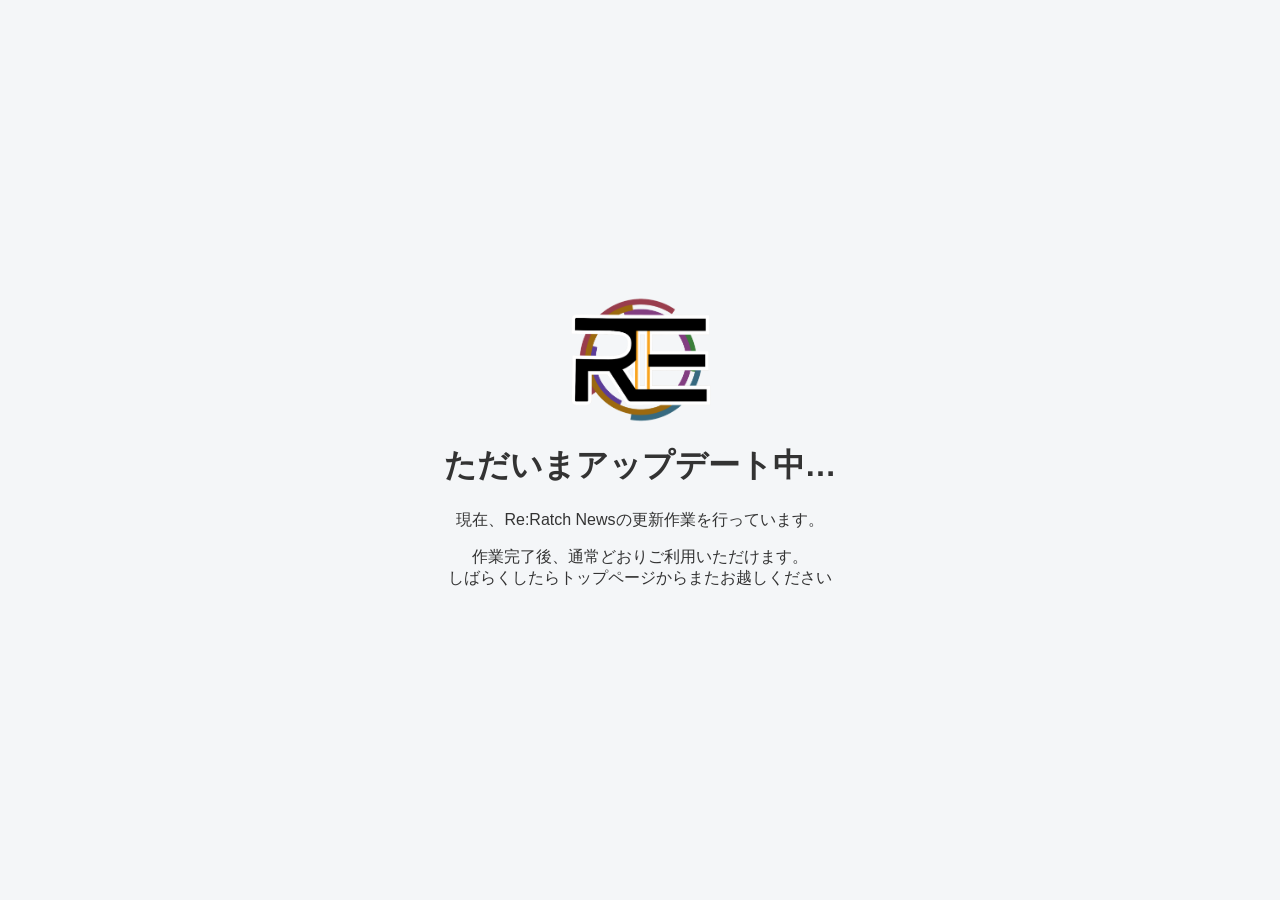
<file: maintenance.html>
<!DOCTYPE html>
<html lang="ja">
<head>
  <meta charset="UTF-8">
  <meta name="viewport"
        content="width=device-width, initial-scale=1.0">
  <link rel="icon" href="Re.rogo.png" type="image/png">
  <meta name="robots" content="noindex, nofollow">
  <meta http-equiv="refresh" content="15;url=/Re-Ratch-News/">
  <title>メンテナンス中 | Re:Ratch News</title>
  <style>
    body {
      margin: 0;
      min-height: 100vh;
      display: grid;
      place-items: center;
      background: #f4f6f8;
      font-family: sans-serif;
      text-align: center;
      color: #333;
    }

    main {
      padding: 24px;
    }

    img {
      display: block;
      width: 150px;
      height: auto;
      margin: 0 auto;
    }
    
  </style>
</head>
<body>
  <main>
    <img src="Re.rogo.png" alt="Re:Ratch News icon">
    <h1>ただいまアップデート中…</h1>
    <p>現在、Re:Ratch Newsの更新作業を行っています。</p>
    <p>作業完了後、通常どおりご利用いただけます。<br>しばらくしたらトップページからまたお越しください</p>
  </main>
</body>
</html>
</file>
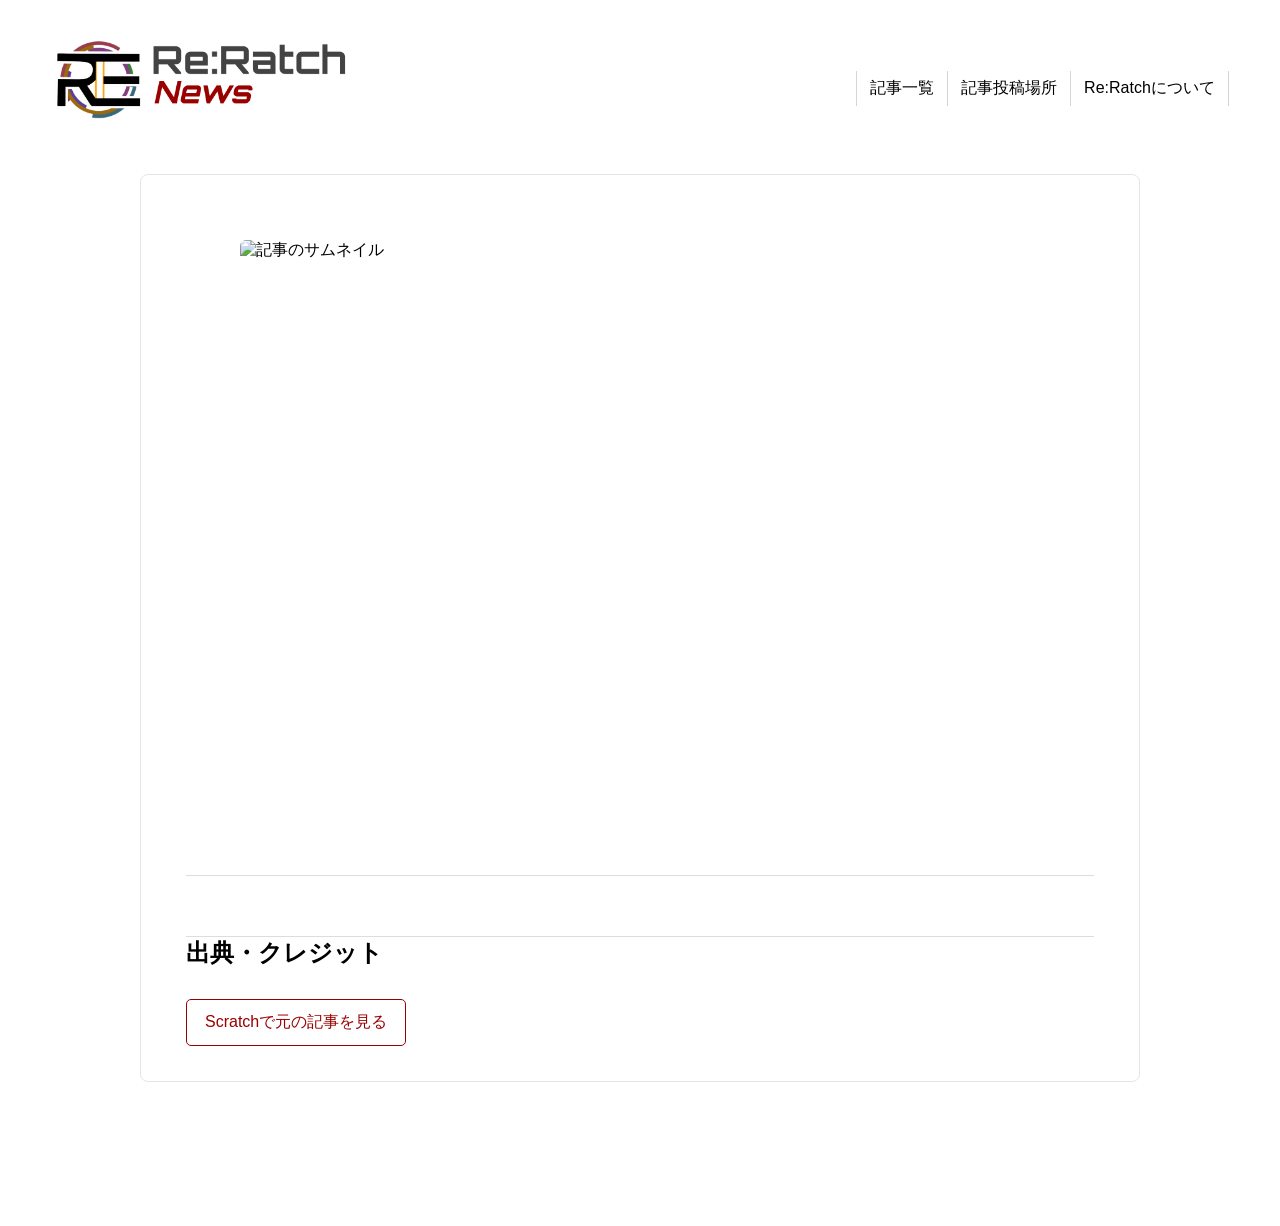
<file: article/article.html>
<!DOCTYPE html>
<html lang="ja">
<head>
    <meta charset="UTF-8">
    <meta name="description" content="scratchで作成したNewsがここに掲載">
    <title>Re:Ratch News</title>
    <link rel="stylesheet" href="../index.css">
    <script src="../lib/markdown-it.min.js" defer></script>
    <script src="../index.js" defer></script>
    <link rel="icon" href="../Re.rogo.png" type="image/png">
    <meta name="viewport" content="width=device-width, initial-scale=1.0">
</head>
<body data-page="detail">
    
    <header>
        <div class="header-icon">
          <a href="/Re-Ratch-News/"><img src="../Re_Ratch-News.png" alt="Re:Ratch News"></a>
        </div>
    
        <nav class="menu">
            <ul class="main-menu">
                <li><a href="../articles/articles.html">記事一覧</a></li>
            </ul>
    
            <ul class="main-menu">
                <li><a href="https://scratch.mit.edu/studios/52054890/" target="_blank" rel="noopener">記事投稿場所</a></li>
            </ul>
    
            <ul class="main-menu">
                <li><a href="https://scratch.mit.edu/projects/1378754524/" target="_blank" rel="noopener">Re:Ratchについて</a></li>
            </ul>
        </nav>
    </header>
    
    
    <main>
    
        <article class="article-detail">
            <h1 class="detail-title"></h1>
            <p class="detail-meta"></p>
            <p class="detail-series" hidden>
              所属シリーズ：<a class="detail-series-link"></a>
            </p>
        
            <img class="detail-image" alt="記事のサムネイル">

            <div class="embed-container">
                
              <iframe
                class="detail-embed"
                title="Scratchプロジェクト"
                allowfullscreen
                hidden>
              </iframe>
            </div>
        
            <div class="detail-body"></div>
        
            <h2>出典・クレジット</h2>
            <div class="detail-credits"></div>
        
            <p>
                <a class="detail-original" href="#">
                    Scratchで元の記事を見る
                </a>
            </p>
        </article>

    </main>
    
    </body>
</file>
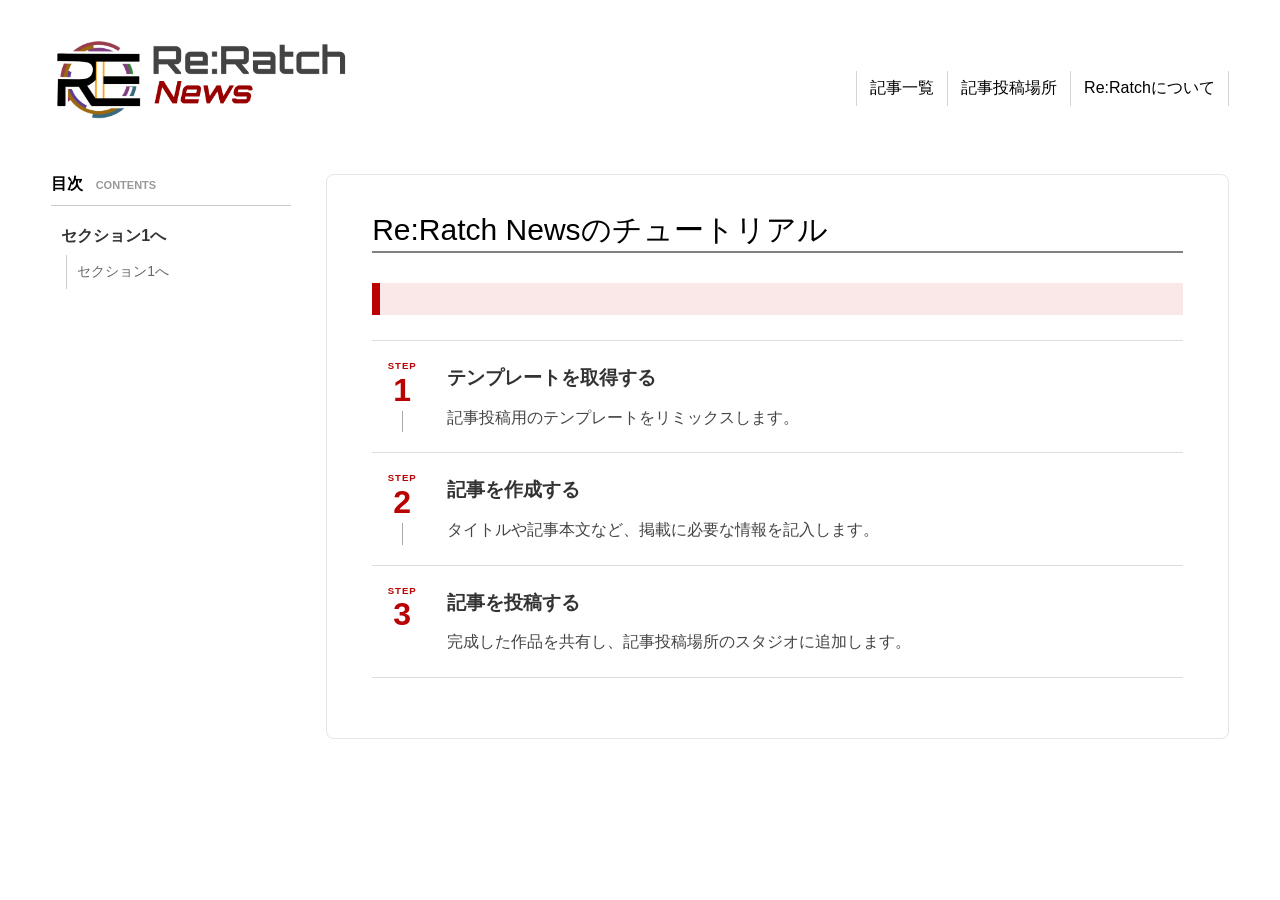
<file: tutorial/tutorial.html>
<!DOCTYPE html>
<html lang="ja">
<head>
    <meta charset="UTF-8">
    <meta name="description" content="Re:Ratch Newsの記事一覧ページです。Scratchのニュースやイベント、コミュニティの活動情報を掲載しています。">
    <title>チュートリアル | Re:Ratch News</title>
    <link rel="stylesheet" href="../index.css">
    <link rel="stylesheet" href="tutorial.css">
    <link rel="icon" href="/Re-Ratch-News/Re.rogo.png?v=2" type="image/png">
    <meta name="viewport" content="width=device-width, initial-scale=1.0">
</head>
<body data-page="tutorial">
    
    <header>
        <div class="header-icon">
            <a href="/Re-Ratch-News/"><img src="../Re_Ratch-News.png" alt="Re:Ratch News"></a>
        </div>
    
        <nav class="menu">
            <ul class="main-menu">
                <li><a href="../articles/articles.html">記事一覧</a></li>
            </ul>
    
            <ul class="main-menu">
                <li><a href="https://scratch.mit.edu/studios/52054890/" target="_blank" rel="noopener">記事投稿場所</a></li>
            </ul>
    
            <ul class="main-menu">
                <li><a href="https://scratch.mit.edu/projects/1378754524/" target="_blank" rel="noopener">Re:Ratchについて</a></li>
            </ul>
        </nav>
    </header>
    
    
  <main>
    <div class="Persistent-Drawer">
      <div class="drawer-heading">
          目次 <span>CONTENTS</span>
      </div>
        <a href="" class="anchor-link parent">セクション1へ</a>
        <div>
            <a href="" class="anchor-link child">セクション1へ</a>


        </div>
      
    </div>
    <div class="Main-Content">
        <div class="Maximum-Title">Re:Ratch Newsのチュートリアル</div>
        <h1></h1>

        <div class="tutorial-flow">
    <ol class="step-list">
        <li>
            <p class="step-number">1</p>
            <dl>
                <dt>テンプレートを取得する</dt>
                <dd>記事投稿用のテンプレートをリミックスします。</dd>
            </dl>
        </li>

        <li>
            <p class="step-number">2</p>
            <dl>
                <dt>記事を作成する</dt>
                <dd>タイトルや記事本文など、掲載に必要な情報を記入します。</dd>
            </dl>
        </li>

        <li>
            <p class="step-number">3</p>
            <dl>
                <dt>記事を投稿する</dt>
                <dd>完成した作品を共有し、記事投稿場所のスタジオに追加します。</dd>
            </dl>
        </li>
    </ol>
 </div>
        
    </div>
    
    
  </main>
  
</body>
</file>
<file: index.css>
:root {
    --page-gutter: clamp(24px, 4vw, 56px);
}

*{
    margin: 0;
    padding: 0;
}
  
*,
*::before,
*::after{
      box-sizing:border-box;
}
  
body {
    font-family: 'Hiragino Kaku Gothic ProN W3', sans-serif;
}

main {
    max-width: 1500px;
    margin: 0 auto;
    padding: 48px var(--page-gutter) 64px;
}

ul {
    list-style: none; 
    padding-left: 0;  
    margin: 0;        
}
  
a,
button {
    -webkit-user-select: none;
    user-select: none;
}

a {
    text-decoration: none;
}

a img {
    cursor: pointer;
    transition: opacity 0.2s;
}

header a img:hover {
    opacity: 0.8;
}

header {
    position: relative;
    display: flex;
    justify-content: space-between;
    align-items: flex-end;
    background-color: #ffffff;

    max-width: 1500px;
    margin: 0 auto;
    padding: 20px var(--page-gutter) 0;
}
  
.header-icon img {
    margin-top: 17px;
    width: auto;
    height: 85px;
}

.menu {
    display: flex;
    transform: translateY(-20px);
}
  
  .main-menu {
    border-left: 1.5px solid rgb(213, 213, 213);
    border-right: 1.5px solid rgb(213, 213, 213);
    transition: opacity 0.1s ease;
  }

  .main-menu + .main-menu {
    border-left: none;
  }
  
  .main-menu a{
    color: black;
    display: block;
    padding-right: 0px;
  }
  
  .main-menu > li{
    display: block;
    padding: 7px 13px;
    position: relative;
  }
  
  .main-menu:hover {
    background-color: rgb(242, 242, 242);
  
  }
  
  .main-menu:hover > li > a {
    color: rgb(153, 0, 0);
  }

.news-top {
    display: grid;
    grid-template-columns: 2fr 1fr;
    gap: 24px;
}

.topic {
  min-width: 0;
}

.topic-area {
  min-width: 0;
}

.section-heading {
  display: flex;
  align-items: baseline;
  gap: 12px;
  margin-bottom: 10px;
  border-bottom: 2px solid #333333;
  transition: opacity 0.1s ease;
}

.section-heading span {
  font-size: 13px;
  color: #999;
  letter-spacing: 1px;
}

.section-heading a {
  font-size: 13px;
  color: #999;
  letter-spacing: 0.5px;
  margin-left: auto;
}

.section-heading a:hover {
  color: rgb(153, 0, 0);
}

.section-heading h1,
.section-heading h2 {
    margin: 0;
    padding-bottom: 8px;
    line-height: 1.4;
}

.section-heading h1 {
    font-size: 41px;
}

.section-heading h2 {
    font-size: 21px;
}

.search {
    width: 250px;
    min-width: 0;
    margin: 0 auto 8px;
    align-self: flex-end;
    border: none;
    border-bottom: 1px solid #555;
    padding: 6px 8px 6px 26px;
    background: url("./Lucide-icon/search.svg")
    left 5px center / 14px no-repeat;
}

.search:focus {
    outline: none;
    border-bottom-color: #950101;
}

.archive-tabs {
    display: flex;
    gap: 16px;
    margin: 0 0 8px auto;
    flex-wrap: wrap;
}

.archive-tab {
    padding: 8px 4px;
    border: none;
    border-bottom: 2px solid transparent;
    border-radius: 0;

    background-color: transparent;
    color: #666;

    font: inherit;
    cursor: pointer;

    transition: color 0.2s ease,
    border-color 0.2s ease;
}

.archive-tab:hover {
    color: #950101;
}

.archive-tab.is-active {
    color: #950101;
    border-bottom-color: #950101;
}

.archive-tab:focus-visible {
    outline: 2px solid #950101;
    outline-offset: 3px;
}

.news-card {
    position: relative;
    display: block;
    width: 100%;
    aspect-ratio: 16 / 9;
    overflow: hidden;
    border-radius: 8px;
}

.news-card::after {
  content: "";
  position: absolute;
  inset: 0;
  background: linear-gradient(
      to bottom,
      transparent 50%,
      rgba(0, 0, 0, 0.548) 100%
  );
  pointer-events: none;
}

.news-image {
  display: block;
  width: 100%;
  height: 100%;
  object-fit: cover;
}

.news-subtitle {
  position: absolute;
  z-index: 1;
  bottom: 55px;
  left: 25px;
  right: 20px;
  color: white;
  font-size: 16px;
 
}

.news-title {
    position: absolute;
    z-index: 1;
    bottom: 20px;
    left: 20px;
    right: 20px;
    color: white;
    font-size: 28px;
   
}

.latest {
  display: flex;
  flex-direction: column;
  min-width: 0;
}

.latest-list {
  display: flex;
  flex-direction: column;
  flex: 1;
}

.latest-card {
  display: flex;
  align-items: center;
  gap: 15px;
  padding: 12px 0;
  border-bottom: 1px solid #ddd;
  color: black;
}

.latest-card img {
  width: 110px;
  aspect-ratio: 4 / 3;
  object-fit: cover;
  border-radius: 5px;
}

.latest-info {
  flex: 1;
  min-width: 0;
}

.latest-title {
  font-size: 16px;
  line-height: 1.5;
}

.latest-date {
  font-size: 12px;
  color: #888;
  margin-left: 3px;
  margin-top: 2px;
}

.latest-card:hover .latest-title,
.latest-card:hover img{
  color: rgb(153, 0, 0);
  opacity: 0.7;

}

.popular {
    margin-top: 48px;
}

.popular-grid {
  display: grid;
  grid-template-columns: repeat(3, minmax(0, 1fr));
  gap: 25px;
}

.popular-card {
  display: block;
  min-width: 0;
  color: black;
}

.popular-card img {
  display: block;
  width: 100%;
  aspect-ratio: 16 / 9;
  object-fit: cover;
  border-radius: 8px;
}

.popular-title {
  font-size: 18px;
  line-height: 1.5;
  margin-top: 12px;
}

.popular-date {
  font-size: 12px;
  color: #888;
  margin-top: 8px;
}

.popular-card:hover .popular-title,
.popular-card:hover img{
  color: rgb(153, 0, 0);
  opacity: 0.7;

}

.topic:hover{
  opacity: 0.8;
}

.Search-results {
    justify-content: center;
    align-items: center; 
    transform: translateY(20px);
    color: #a9a9a9;
}

.archive-card {
  display: flex;
  align-items: center;
  gap: 15px;
  padding: 12px 0;
  border-bottom: 1px solid #ddd;
  color: black;
}

.archive-card img {
  width: 250px;
  aspect-ratio: 4 / 3;
  object-fit: cover;
  border-radius: 5px;
}

.archive-title {
  font-size: 20px;
  line-height: 1.5;
}

.archive-desc {
  font-size: 15px;
  color: #999;
  margin-left: 3px;
  margin-top: 5px;
}

.archive-date {
  font-size: 12px;
  color: #888;
  margin-left: 3px;
  margin-top: 5px;
}

.archive-card:hover .archive-title,
.archive-card:hover img{
  color: rgb(153, 0, 0);
  opacity: 0.8;

}


.article-detail {
  max-width: 1000px;
  margin: 0 auto 80px;
  padding: 35px 45px;
  border: 1px solid #e5e5e5;
  border-radius: 8px;
  background-color: #ffffff;
}

.detail-title {
  font-size: 32px;
  line-height: 1.5;
  overflow-wrap: anywhere;
}

.detail-meta {
  margin-top: 10px;
  margin-bottom: 30px;
  font-size: 13px;
  color: #888;
}

.detail-image {
  display: block;
  width: 100%;
  max-width: 800px;
  height: auto;
  aspect-ratio: 4 / 3;
  margin: 0 auto 35px;
  border-radius: 6px;
}

.detail-embed {
    display: block;
    width: 100%;
    max-width: 800px;
    aspect-ratio: 482 / 412;
    height: calc(75cqw + 50.5px);
    margin: 0 auto 35px;
    border: none;
    border-radius: 6px;
}



.embed-container {
    width: 100%;
    max-width: 800px;
    margin: 0 auto;
    container-type: inline-size;
    border-radius: 10px;
    overflow: hidden;
}

.embed-container iframe {
    border-radius: 10px;
    border: none;
    clip-path: inset(0 round 10px);
}

.detail-image[hidden],
.detail-embed[hidden] {
    display: none;
}

.detail-series {
    margin-bottom: 25px;
    padding: 12px 15px;
    background-color: #f5f5f5;
    border-left: 4px solid #950101;
    border-radius: 4px;
    font-size: 14px;
    overflow-wrap: anywhere;
}

.detail-series-link {
    color: #950101;
    font-weight: bold;
}

.detail-series-link:hover {
    text-decoration: underline;
}

.detail-body {
  font-size: 16px;
  line-height: 2;
  white-space: normal;
  overflow-wrap: anywhere;
  padding-top: 30px;
  padding-bottom: 30px;
  border-top: 1px solid #ddd;
  border-bottom: 1px solid #ddd;
}

.detail-body h1:not(.detail-title) {
  line-height: 1.3;
  padding: 0.5em;/*文字周りの余白*/
  background: #fae7e7;/*背景色*/
  border-left: solid 8px #ba0202;/*左線（実線 太さ 色）*/

}

.detail-body h2 {
  padding: 0.25em 0.5em;/*上下 左右の余白*/
  background: transparent;/*背景透明に*/
  border-left: solid 5px #ba0202;/*左線*/
}
 
.detail-body h2,
.detail-body h3,
.detail-body h4,
.detail-body h5,
.detail-body h6 {
    color: #3B3B3B;
}

.detail-body a {
    color: #950101;
}

.detail-body ul {
    list-style: disc;
    padding-left: 1.5em;
}

.detail-body ol {
    list-style: decimal;
    padding-left: 1.5em;
}

.detail-credits {
  color: #555;
  font-size: 14px;
  line-height: 1.8;
  white-space: normal;
  overflow-wrap: anywhere;
  margin-bottom: 30px;
}

.detail-original {
  display: inline-block;
  padding: 12px 18px;
  border: 1px solid #990000;
  border-radius: 5px;
  color: #990000;
  transition: background-color 0.3s, color 0.3s;
}

.detail-original:hover {
  background-color: #990000;
  color: white;
}


.detail-body blockquote {
    border-left: 4px solid #999;
    padding-left: 1em;
    margin: 1em 0;
    color: #555;
}


.detail-body code {
    font-family: monospace;
}


.detail-body pre {
    background-color: #1f2328;
    color: #f6f8fa;
    padding: 15px;
    border-radius: 6px;
    overflow-x: auto;
    white-space: pre;
    line-height: 1.6;
}


.detail-body pre code {
    color: inherit;
    background: transparent;
    padding: 0;
    border: none;
    border-radius: 0;
}


.detail-body :not(pre) > code {
    background-color: #1f2328;
    color: #f6f8fa;
    padding: 2px 5px;
    border-radius: 3px;
}

.detail-body table {
    width: 100%;
    border-collapse: collapse;
}

.detail-body th,
.detail-body td {
    border: 1px solid #ccc;
    padding: 8px 12px;
    text-align: left;
}

.archive.series-layout {
    margin-top: 30px;
}

.series-grid {
    display: grid;
    grid-template-columns: repeat(auto-fill, minmax(240px, 1fr));
    gap: 30px 24px;
    padding-top: 25px;
}

.archive-card.series-card {
    position: relative;
    display: block;
    padding: 0;
    border: none;
    min-width: 0;
    border-radius: 8px;
}

.series-card .archive-info {
    position: static;
    padding: 6px 0 0;
}

.series-card .archive-title {
    color: #222;
    font-size: 16px;
    font-weight: 800;
    line-height: 1.4;
    overflow-wrap: anywhere;
}

.series-card:hover .archive-title {
    color: #950101;
    opacity: 1;
}

.series-card .series-thumbnail .archive-desc {
    position: absolute;
    bottom: 8px;
    right: 8px;
    margin: 0;
    padding: 4px 8px;
    background-color: rgba(0, 0, 0, 0.8);
    color: white;
    font-size: 12px;
    border-radius: 4px;
    z-index: 1;
    display: flex;
    align-items: center;
    gap: 5px;
}

.series-card .series-thumbnail .archive-desc::before {
    content: "";
    display: block;
    width: 14px;
    height: 14px;
    background: url("./Lucide-icon/list.svg") center / contain no-repeat;
    flex-shrink: 0;
}

.series-thumbnail {
    position: relative;
    width: 100%;
}

.series-card:hover .archive-title {
    color: #950101;
}

.series-sort {
    margin-left: auto;
    padding: 7px 28px 2px 8px;

    appearance: none;
    -webkit-appearance: none;

    border: none;
    border-bottom: 1px solid #888;
    border-radius: 0;

    background-color: transparent;
    color: #333;

    font: inherit;
    font-size: 13px;
    cursor: pointer;

    background-image: url("data:image/svg+xml,%3Csvg xmlns='http://www.w3.org/2000/svg' width='12' height='8' viewBox='0 0 12 8'%3E%3Cpath d='M1 1 L6 6 L11 1' fill='none' stroke='%23666' stroke-width='1.5'/%3E%3C/svg%3E");
    background-repeat: no-repeat;
    background-position: right 8px center;
}

.series-sort:focus-visible {
    outline: none;
    border-bottom-color: #950101;
}


.series-card .series-thumbnail img {
    display: block;
    width: 100%;
    height: auto;
    aspect-ratio: 4 / 3;
    object-fit: cover;
    border-radius: 8px;
    box-shadow:
    0 -10px 0 -4.5px #c8c8c8,
    0 -20px 0 -9px #e0e0e0;
}

.series-card .archive-date {
    display: none;
}

.series-layout {
    display: grid;
    grid-template-columns: minmax(240px, 340px) minmax(0, 1fr);
    gap: 35px;
    align-items: start;
}

.series-overview {
    display: flex;
    flex-direction: column;
    align-items: stretch;
    gap: 20px;
    padding: 20px;
    margin-bottom: 0;

    background-color: #242424;
    color: white;

    border-radius: 12px;
    position: sticky;
    top: 25px;

    overflow: hidden;
    isolation: isolate;
}

.series-overview::before {
    content: "";
    position: absolute;
    inset: 0;

    background-image: var(--series-background, none);
    background-size: cover;
    background-position: center;

    filter: blur(24px);
    transform: scale(1.25);

    z-index: -2;
}

.series-overview::after {
    content: "";
    position: absolute;
    inset: 0;

    background: linear-gradient(
      160deg,
      rgba(0, 0, 0, 0.05) 0%,
      rgba(0, 0, 0, 0.15) 35%,
      rgba(0, 0, 0, 0.55) 65%,
      rgba(0, 0, 0, 0.60) 100%
    );

    z-index: -1;
}

.series-information span {
    color: #eeeeee;
    font-size: 13px;
    letter-spacing: 2px;
    font-weight: bold;
}

.series-title {
    color: white;
    font-size: 28px;
    line-height: 1.4;
    margin: 12px 0;
    overflow-wrap: anywhere;
}

.series-count {
    color: #f0f0f0;
    font-size: 14px;

    display: flex;
    align-items: center;
    gap: 5px;
}

.series-count::before {
    content: "";
    display: block;
    width: 14px;
    height: 14px;
    background: url("./Lucide-icon/list.svg") center / contain no-repeat;
    flex-shrink: 0;
}

.series-overview[hidden] {
    display: none;
}

.series-cover {
    display: block;
    width: 100%;
    aspect-ratio: 4 / 3;
    object-fit: cover;
    border-radius: 8px;
}

.series-information {
    flex: 1;
    min-width: 0;
}

.series-articles {
    min-width: 0;
}

.series-articles .archive-list {
    display: grid;
    gap: 12px;
}

body[data-page="series"] .archive-card {
    display: flex;
    align-items: center;
    gap: 18px;
    padding: 12px;
    border: 1px solid #e5e5e5;
    border-radius: 10px;
    transition: background-color 0.2s;
}

body[data-page="series"] .archive-card:hover {
    background-color: #f5f5f5;
}

body[data-page="series"] .archive-card img {
    width: 160px;
    flex: 0 0 160px;
    border-radius: 6px;
}

body[data-page="series"] .archive-info {
    flex: 1;
    min-width: 0;
}

body[data-page="series"] .archive-title {
    font-size: 18px;
    overflow-wrap: anywhere;
}

body[data-page="series"] .archive-desc {
    display: none;
}




.detail-body > * + * {
    margin-top: 1em;
}

.topic,
.latest,
.popular,
.archive {
    transition: opacity 0.2s ease;
}


@media screen and (max-width: 768px) {

:root {
    --page-gutter: 20px;
}


/* スマホ用トピック */
.news-card {
  display: flex;
  flex-direction: column;
  width: 100%;
  aspect-ratio: auto;
  overflow: visible;
  gap: 8px;
}

/* 画像 */
.news-image {
  position: static;
  width: 100%;
  height: auto;
  aspect-ratio: 16 / 9;
  object-fit: cover;
  border-radius: 8px;
}

/* 画像上のグラデーションを解除 */
.news-card::after {
  display: none;
}

/* 日付・投稿者 */
.news-subtitle {
  position: static;
  color: #777777;
  font-size: 12px;
  line-height: 1.5;
}

/* トピックのタイトル */
.news-title {
  position: static;
  color: #222222;
  font-size: 20px;
  line-height: 1.5;
  overflow-wrap: anywhere;
}


    
/* スマホ用ヘッダー */
header {
    flex-direction: column;
    align-items: center;
    gap: 12px;
    padding: 15px var(--page-gutter);
    margin: 0;
}

/* ロゴ画像 */
.header-icon img {
    display: block;
    width: 250px;
    max-width: 100%;
    height: auto;
    margin: 0;
}

/* メニュー全体 */
.menu {
    display: flex;
    justify-content: center;
    flex-wrap: wrap;
    gap: 6px;
    width: 100%;
    margin: 0;
    transform: none;
}

/* 個別メニュー */
.main-menu {
    border: none;
    border-radius: 4px;
}

/* 個別メニューの余白 */
.main-menu > li {
    padding: 8px 10px;
}

/* リンクの文字 */
.main-menu a {
    font-size: 13px;
    white-space: nowrap;
}




/* 記事一覧全体 */
.archive {
  margin-left: 0;
  margin-right: 0;
}

/* 見出しと切り替えボタン */
.archive .section-heading {
  flex-wrap: wrap;
  align-items: center;
}

.archive .section-heading h1 {
  font-size: 28px;
}

.archive-tabs {
    width: 100%;
    margin: 0 0 8px;
    gap: 16px;
    flex-wrap: wrap;
}

.archive-tab {
  font-size: 13px;
}

/* 記事の横並び */
.archive-card {
  display: flex;
  align-items: flex-start;
  gap: 12px;
  padding: 15px 0;
}

/* サムネイル */
.archive-card img {
  width: 110px;
  flex: 0 0 110px;
  height: auto;
  aspect-ratio: 4 / 3;
  object-fit: cover;
}

/* 文章部分 */
.archive-info {
  flex: 1;
  min-width: 0;
}

/* タイトル */
.archive-title {
  font-size: 16px;
  line-height: 1.5;
  overflow-wrap: anywhere;
}

/* 概要 */
.archive-desc {
  font-size: 13px;
  line-height: 1.5;
  overflow-wrap: anywhere;
}

/* 日付 */
.archive-date {
  font-size: 11px;
}

.search {
    flex: 0 0 100%;
    margin: 0;
}

    
  .news-top {
    grid-template-columns: 1fr;
    margin-left: 0;
  }
    
  .popular {
    margin-left: 0;
  }
    
  .popular-grid {
    grid-template-columns: 1fr;
  }

  .article-detail {
    padding: 25px 18px;
  }

.detail-title {
    font-size: 24px;
  }

.detail-body {
    font-size: 15px;
    line-height: 1.9;
  }


    .series-grid {
        grid-template-columns: repeat(2, minmax(0, 1fr));
        gap: 18px 12px;
    }

    .series-card .archive-title {
        font-size: 16px;
    }

    .series-overview {
        flex-direction: column;
        align-items: stretch;
        padding: 18px;
        gap: 18px;
    }

    .series-layout {
      grid-template-columns: minmax(0, 1fr);
      gap: 25px;
    }

   .series-overview {
    position: relative;
    top: auto;
    padding: 18px;
    gap: 18px;
    }

    .series-cover {
        width: 100%;
        max-width: none;
    }

    .series-title {
        font-size: 26px;
    }

    body[data-page="series"] .archive-card {
        gap: 12px;
        padding: 12px 4px;
    }

    body[data-page="series"] .archive-card img {
        width: 110px;
        flex: 0 0 110px;
    }

    body[data-page="series"] .archive-title {
        font-size: 15px;
    }
}
</file>
<file: tutorial/tutorial.css>
main {
    display: flex;
    gap: 35px;
    align-items: flex-start;
}

h1 {
  margin-top: 30px;
  line-height: 1.3;
  padding: 0.5em;/*文字周りの余白*/
  background: #fae7e7;/*背景色*/
  border-left: solid 8px #ba0202;/*左線（実線 太さ 色）*/
}

h2 {
  margin-top: 20px;
  padding: 0.25em 0.5em;/*上下 左右の余白*/
  background: transparent;/*背景透明に*/
  border-left: solid 5px #ba0202;/*左線*/
  color: #3B3B3B;
}

.anchor-link {
    display: block;
    margin: 0;
    padding: 8px 10px;
    font-size: 16px;
    transition: color 0.25s, padding-left 0.25s;
}

.anchor-link.parent {
    color: #333333;
    font-weight: bold;
}

.anchor-link.child {
    margin-left: 15px;
    border-left: 1px solid #cccccc;
    font-size: 14px;
    color: #666666;
}

.anchor-link:hover {
    padding-left: 17px;
    color: #950101;
}

.drawer-heading {
    font-size: 16px;
    font-weight: bold;
    border-bottom: 1px solid #cccccc;
    padding-bottom: 10px;
    margin-bottom: 12px;
}

.drawer-heading span {
    font-size: 11px;
    color: #999999;
    margin-left: 8px;
}

.Persistent-Drawer {
    flex: 0 0 240px;
    position: sticky;
    top: 25px;
}

.Main-Content {
    flex: 1;
    min-width: 0;
    max-width: 1000px;
    margin: 0;
    padding: 35px 45px;
    border: 1px solid #e5e5e5;
    border-radius: 8px;
    background-color: #ffffff;
}

.Maximum-Title {
    font-size: 30px;
    border-bottom: 2px solid gray;
    box-sizing: border-box;
    margin-bottom: 30px;
}

/*
 * フローデザイン09を参考に改変
 * 出典：SEOタイムズ
 * https://seotimes.jp/11-flow-designs/
 */

.tutorial-flow {
    width: 100%;
}

.step-list {
    width: 100%;
    padding: 0;
    margin: 25px 0;
    border-bottom: 1px solid #dddddd;
}

.step-list > li {
    list-style: none;
    display: flex;
    gap: 15px;
    padding: 20px 0;
    border-top: 1px solid #dddddd;
}

.step-list > li dl {
    flex: 1;
    min-width: 0;
    margin: 0;
    line-height: 1.8;
    overflow-wrap: anywhere;
}

.step-list > li dt {
    font-size: 1.2em;
    font-weight: bold;
    margin-bottom: 8px;
    color: #333333;
}

.step-list > li dd {
    margin: 0;
    color: #444444;
}

.step-number {
    flex: 0 0 60px;
    line-height: 1;
    font-size: 2em;
    font-weight: bold;
    color: #ba0202;
    text-align: center;
    position: relative;
    min-height: 65px;
}

.step-number::before {
    content: "STEP";
    font-size: 0.3em;
    display: block;
    margin-bottom: 3px;
    letter-spacing: 1px;
}

.step-number::after {
    content: "";
    position: absolute;
    width: 1px;
    background-color: #aaaaaa;
    top: 50px;
    bottom: 0;
    left: 50%;
}

.step-list > li:last-child .step-number::after {
    display: none;
}

@media screen and (max-width: 768px) {
    .step-list > li {
        gap: 10px;
    }

    .step-number {
        flex-basis: 40px;
        font-size: 1.6em;
    }

    .step-number::after {
        top: 40px;
    }

    .step-list > li dt {
        font-size: 16px;
    }

    .step-list > li dd {
        font-size: 14px;
    }
    
    :root {
        --page-gutter: 20px;
    }

    main {
        flex-direction: column;
        gap: 25px;
    }

    .Persistent-Drawer {
        position: static;
        flex: none;
        width: 100%;
    }

    .Main-Content {
        width: 100%;
        padding: 25px 18px;
    }

    header {
        flex-direction: column;
        align-items: center;
        gap: 12px;
    }

    .header-icon img {
        width: 250px;
        max-width: 100%;
        height: auto;
    }

    .menu {
        justify-content: center;
        flex-wrap: wrap;
        transform: none;
    }
}
</file>
